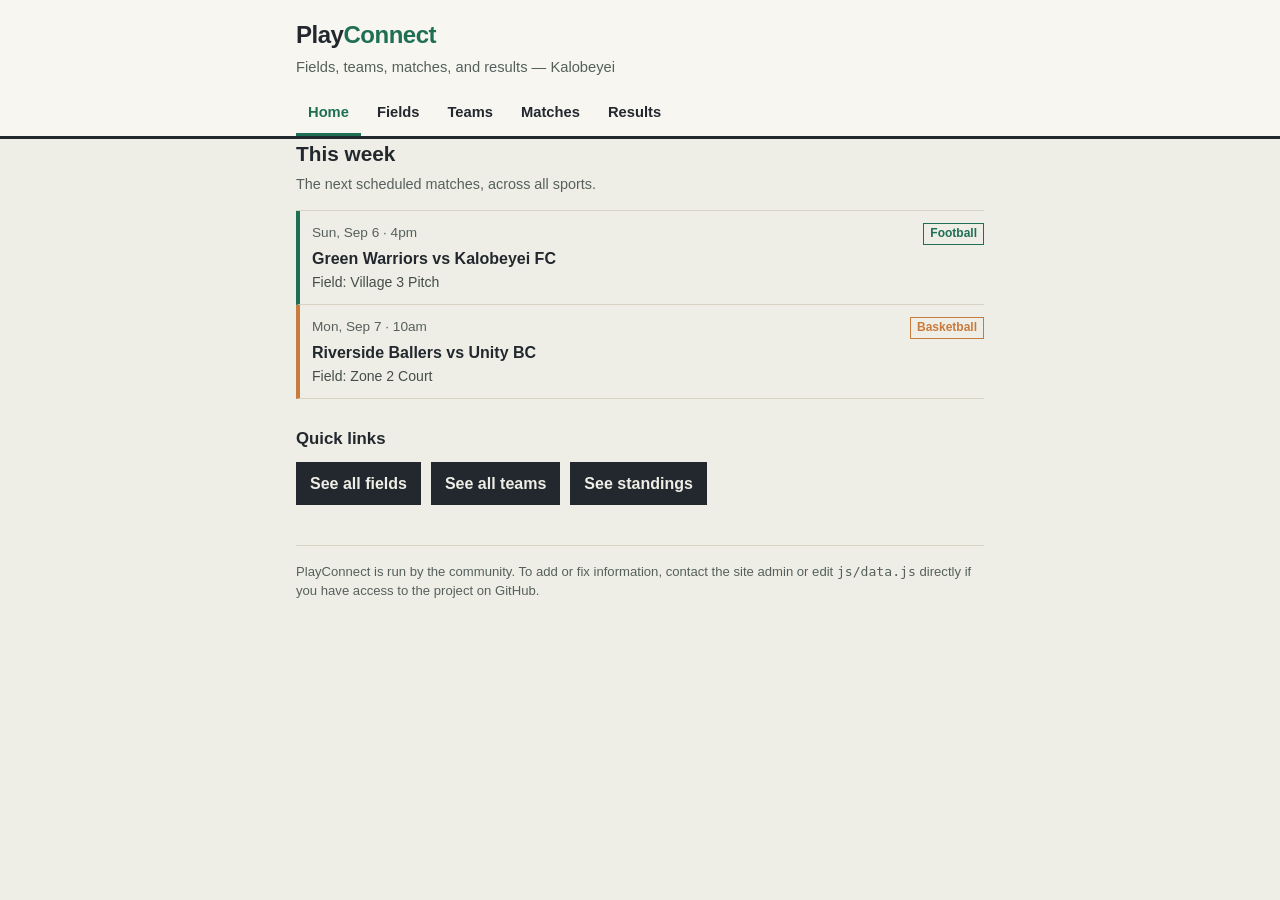
<file: index.html>
<!DOCTYPE html>
<html lang="en">
<head>
<meta charset="UTF-8">
<meta name="viewport" content="width=device-width, initial-scale=1">
<title>PlayConnect — Kalobeyei Sports</title>
<meta name="description" content="Fields, teams, matches, and results for sports in Kalobeyei.">
<link rel="stylesheet" href="style.css">
</head>
<body>
<header class="site">
  <div class="wrap">
    <p class="wordmark">Play<span>Connect</span></p>
    <p class="tagline">Fields, teams, matches, and results — Kalobeyei</p>
    <nav class="tabs">
      <a href="index.html" class="active">Home</a>
      <a href="fields.html">Fields</a>
      <a href="teams.html">Teams</a>
      <a href="matches.html">Matches</a>
      <a href="results.html">Results</a>
    </nav>
  </div>
</header>

<main class="wrap">
  <h1>This week</h1>
  <p class="section-note">The next scheduled matches, across all sports.</p>
  <ul class="sheet" id="upcoming-list"></ul>

  <h2>Quick links</h2>
  <div class="quicklinks">
    <a href="fields.html">See all fields</a>
    <a href="teams.html">See all teams</a>
    <a href="results.html">See standings</a>
  </div>

  <footer class="site">
    PlayConnect is run by the community. To add or fix information, contact the site admin or edit <code>js/data.js</code> directly if you have access to the project on GitHub.
  </footer>
</main>

<script src="data.js"></script>
<script src="app.js"></script>
<script>renderHome();</script>
</body>
</html>
</file>
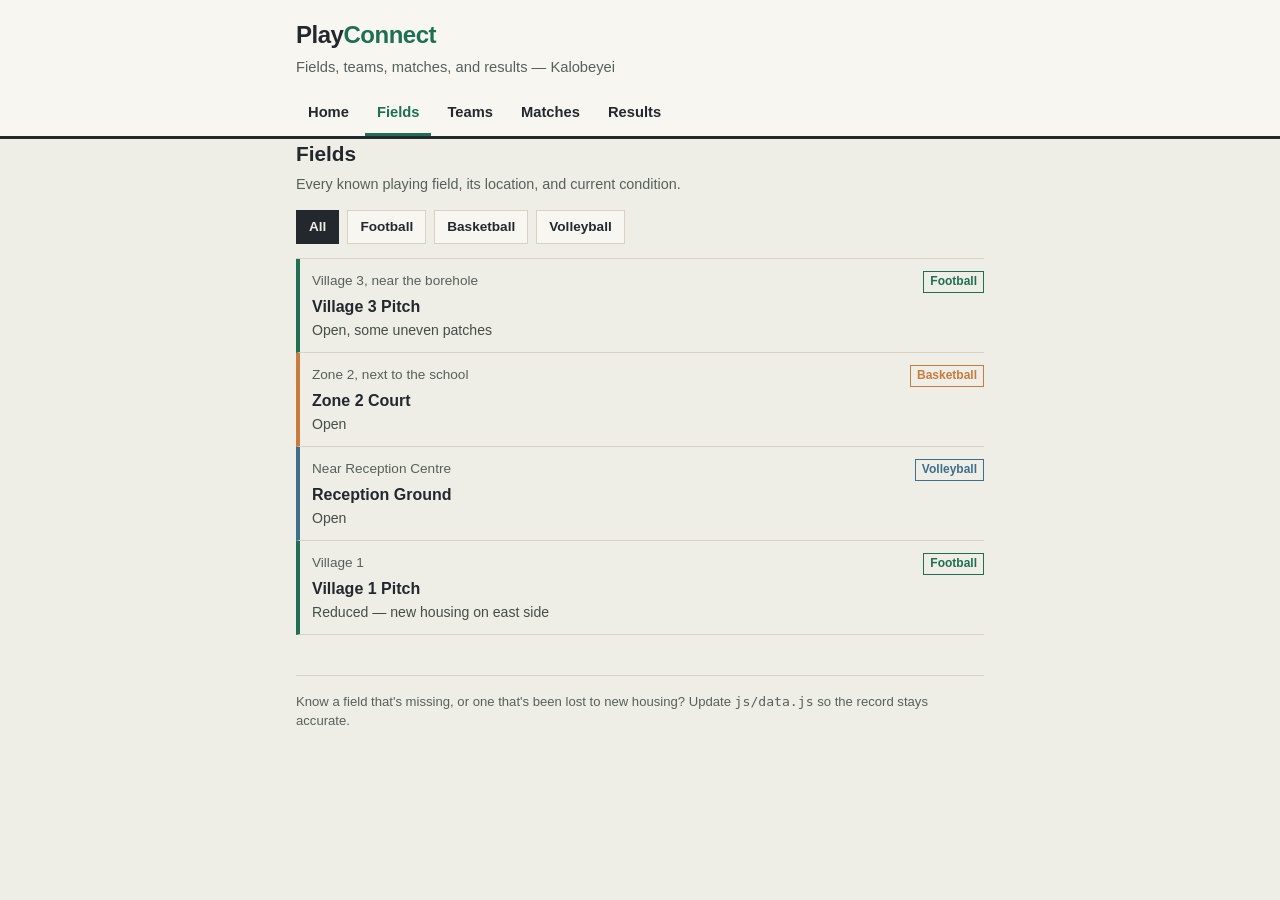
<file: fields.html>
<!DOCTYPE html>
<html lang="en">
<head>
<meta charset="UTF-8">
<meta name="viewport" content="width=device-width, initial-scale=1">
<title>Fields — PlayConnect</title>
<link rel="stylesheet" href="style.css">
</head>
<body>
<header class="site">
  <div class="wrap">
    <p class="wordmark">Play<span>Connect</span></p>
    <p class="tagline">Fields, teams, matches, and results — Kalobeyei</p>
    <nav class="tabs">
      <a href="index.html">Home</a>
      <a href="fields.html" class="active">Fields</a>
      <a href="teams.html">Teams</a>
      <a href="matches.html">Matches</a>
      <a href="results.html">Results</a>
    </nav>
  </div>
</header>

<main class="wrap">
  <h1>Fields</h1>
  <p class="section-note">Every known playing field, its location, and current condition.</p>
  <div class="filters" id="field-filters"></div>
  <ul class="sheet" id="fields-list"></ul>

  <footer class="site">
    Know a field that's missing, or one that's been lost to new housing? Update <code>js/data.js</code> so the record stays accurate.
  </footer>
</main>

<script src="data.js"></script>
<script src="app.js"></script>
<script>renderFields();</script>
</body>
</html>
</file>
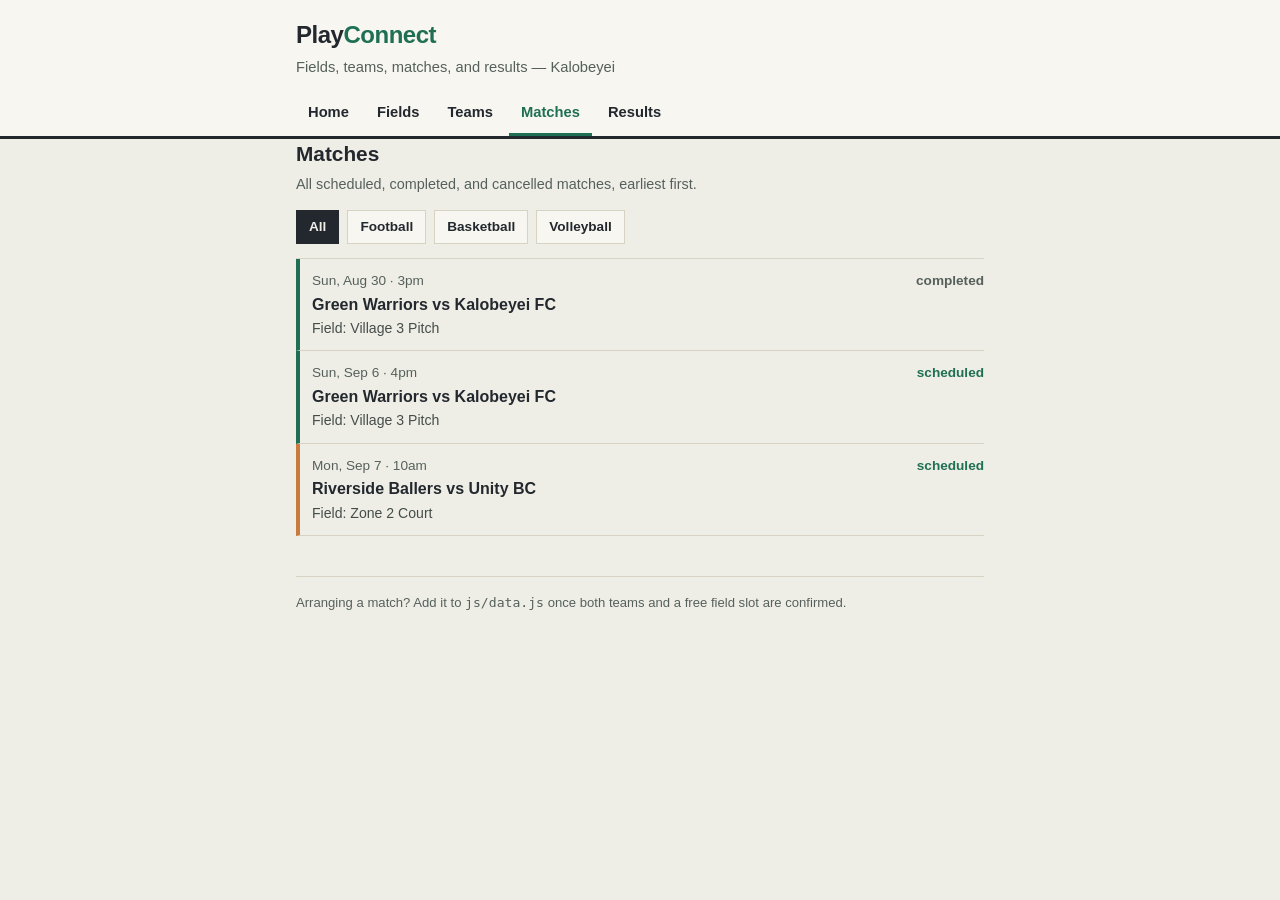
<file: matches.html>
<!DOCTYPE html>
<html lang="en">
<head>
<meta charset="UTF-8">
<meta name="viewport" content="width=device-width, initial-scale=1">
<title>Matches — PlayConnect</title>
<link rel="stylesheet" href="style.css">
</head>
<body>
<header class="site">
  <div class="wrap">
    <p class="wordmark">Play<span>Connect</span></p>
    <p class="tagline">Fields, teams, matches, and results — Kalobeyei</p>
    <nav class="tabs">
      <a href="index.html">Home</a>
      <a href="fields.html">Fields</a>
      <a href="teams.html">Teams</a>
      <a href="matches.html" class="active">Matches</a>
      <a href="results.html">Results</a>
    </nav>
  </div>
</header>

<main class="wrap">
  <h1>Matches</h1>
  <p class="section-note">All scheduled, completed, and cancelled matches, earliest first.</p>
  <div class="filters" id="match-filters"></div>
  <ul class="sheet" id="matches-list"></ul>

  <footer class="site">
    Arranging a match? Add it to <code>js/data.js</code> once both teams and a free field slot are confirmed.
  </footer>
</main>

<script src="data.js"></script>
<script src="app.js"></script>
<script>renderMatches();</script>
</body>
</html>
</file>
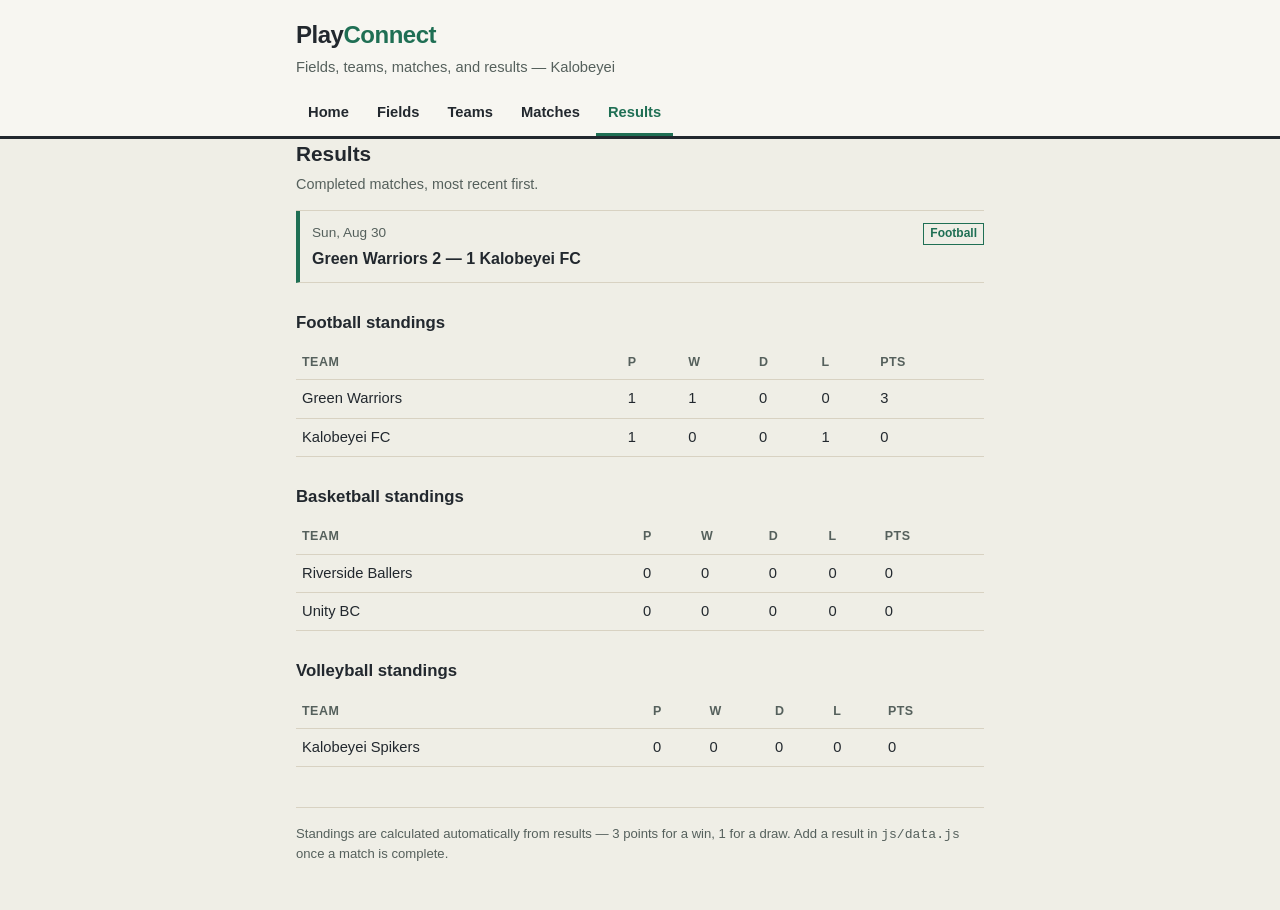
<file: results.html>
<!DOCTYPE html>
<html lang="en">
<head>
<meta charset="UTF-8">
<meta name="viewport" content="width=device-width, initial-scale=1">
<title>Results & Standings — PlayConnect</title>
<link rel="stylesheet" href="style.css">
</head>
<body>
<header class="site">
  <div class="wrap">
    <p class="wordmark">Play<span>Connect</span></p>
    <p class="tagline">Fields, teams, matches, and results — Kalobeyei</p>
    <nav class="tabs">
      <a href="index.html">Home</a>
      <a href="fields.html">Fields</a>
      <a href="teams.html">Teams</a>
      <a href="matches.html">Matches</a>
      <a href="results.html" class="active">Results</a>
    </nav>
  </div>
</header>

<main class="wrap">
  <h1>Results</h1>
  <p class="section-note">Completed matches, most recent first.</p>
  <ul class="sheet" id="results-list"></ul>

  <div id="standings-tables"></div>

  <footer class="site">
    Standings are calculated automatically from results — 3 points for a win, 1 for a draw. Add a result in <code>js/data.js</code> once a match is complete.
  </footer>
</main>

<script src="data.js"></script>
<script src="app.js"></script>
<script>renderResults();</script>
</body>
</html>
</file>
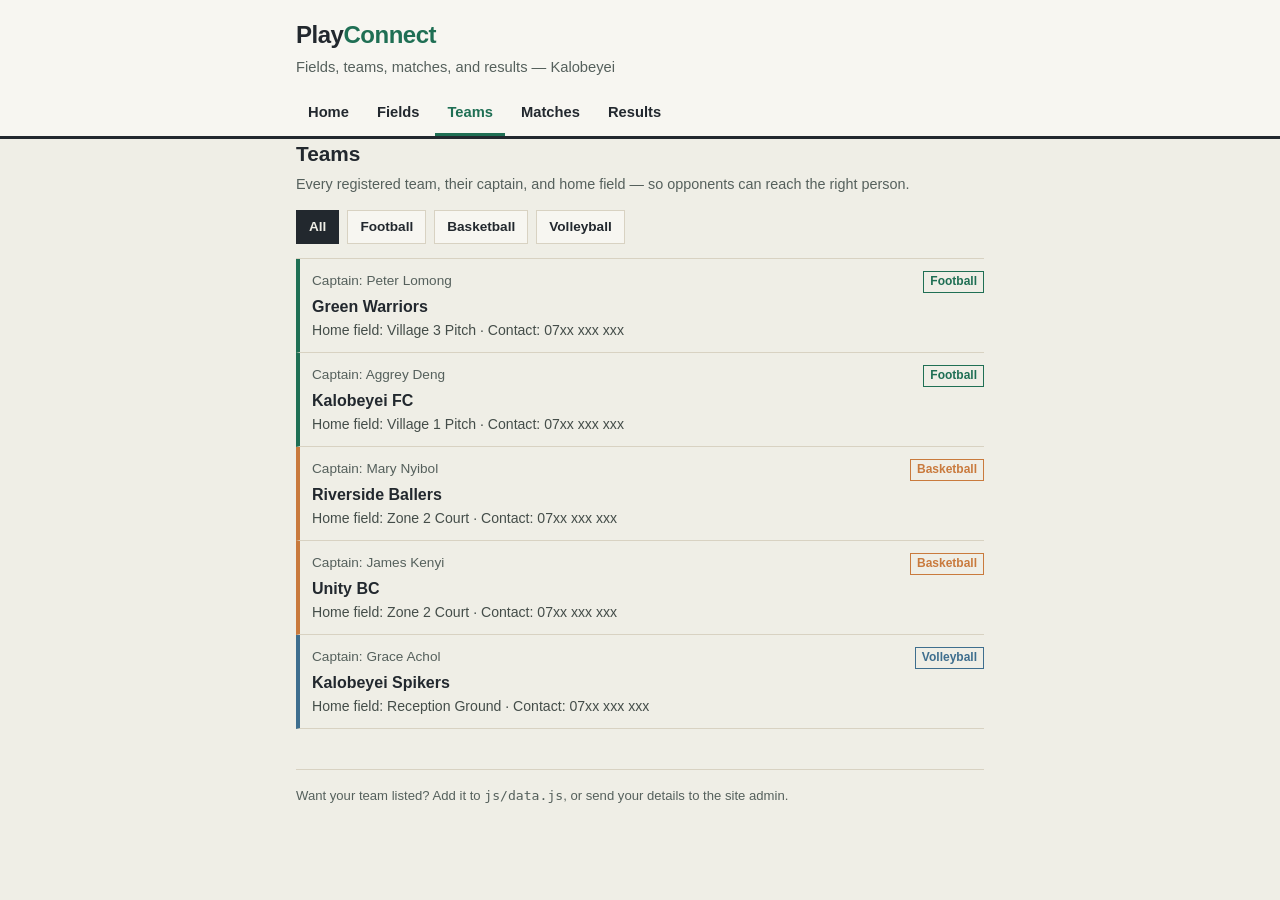
<file: teams.html>
<!DOCTYPE html>
<html lang="en">
<head>
<meta charset="UTF-8">
<meta name="viewport" content="width=device-width, initial-scale=1">
<title>Teams — PlayConnect</title>
<link rel="stylesheet" href="style.css">
</head>
<body>
<header class="site">
  <div class="wrap">
    <p class="wordmark">Play<span>Connect</span></p>
    <p class="tagline">Fields, teams, matches, and results — Kalobeyei</p>
    <nav class="tabs">
      <a href="index.html">Home</a>
      <a href="fields.html">Fields</a>
      <a href="teams.html" class="active">Teams</a>
      <a href="matches.html">Matches</a>
      <a href="results.html">Results</a>
    </nav>
  </div>
</header>

<main class="wrap">
  <h1>Teams</h1>
  <p class="section-note">Every registered team, their captain, and home field — so opponents can reach the right person.</p>
  <div class="filters" id="team-filters"></div>
  <ul class="sheet" id="teams-list"></ul>

  <footer class="site">
    Want your team listed? Add it to <code>js/data.js</code>, or send your details to the site admin.
  </footer>
</main>

<script src="data.js"></script>
<script src="app.js"></script>
<script>renderTeams();</script>
</body>
</html>
</file>
<file: style.css>
/* PlayConnect — shared styles
   Palette:
   --paper   #EFEEE6  sun-bleached background
   --ink     #22282E  charcoal text
   --pitch   #1F6F54  primary accent (football / CTAs)
   --clay    #C97A3D  secondary accent (basketball / alerts)
   --sky     #3E6E8E  tertiary accent (volleyball / info)
   --line    #D8D2C2  hairline borders
   Fonts: system stack only — no webfont downloads, matters on slow data.
*/

:root {
  --paper: #EFEEE6;
  --ink: #22282E;
  --pitch: #1F6F54;
  --clay: #C97A3D;
  --sky: #3E6E8E;
  --line: #D8D2C2;
  --paper-raised: #F7F6F1;
}

* { box-sizing: border-box; }

body {
  margin: 0;
  background: var(--paper);
  color: var(--ink);
  font-family: -apple-system, BlinkMacSystemFont, "Segoe UI", Roboto, Helvetica, Arial, sans-serif;
  line-height: 1.45;
}

a { color: var(--pitch); text-decoration: none; }
a:hover, a:focus { text-decoration: underline; }
a:focus-visible, button:focus-visible, input:focus-visible, select:focus-visible {
  outline: 2px solid var(--sky);
  outline-offset: 2px;
}

.wrap { max-width: 720px; margin: 0 auto; padding: 0 16px 48px; }

/* Header / nav */
header.site {
  border-bottom: 3px solid var(--ink);
  background: var(--paper-raised);
}
header.site .wrap { padding-top: 18px; padding-bottom: 0; }
.wordmark {
  font-size: 1.5rem;
  font-weight: 800;
  letter-spacing: -0.02em;
  margin: 0 0 4px;
}
.wordmark span { color: var(--pitch); }
.tagline { margin: 0 0 14px; font-size: 0.92rem; color: #55605c; }

nav.tabs { display: flex; gap: 4px; overflow-x: auto; }
nav.tabs a {
  display: block;
  padding: 10px 12px;
  font-size: 0.92rem;
  font-weight: 600;
  color: var(--ink);
  border-bottom: 3px solid transparent;
  white-space: nowrap;
}
nav.tabs a.active { color: var(--pitch); border-bottom-color: var(--pitch); }
nav.tabs a:hover { text-decoration: none; border-bottom-color: var(--line); }

main { padding-top: 20px; }

h1 { font-size: 1.3rem; margin: 0 0 4px; }
h2 { font-size: 1.05rem; margin: 28px 0 10px; }
.section-note { margin: 0 0 16px; color: #55605c; font-size: 0.9rem; }

/* Fixture-sheet style list (used for matches, fields, teams, results) */
ul.sheet { list-style: none; margin: 0; padding: 0; border-top: 1px solid var(--line); }
ul.sheet li {
  border-bottom: 1px solid var(--line);
  padding: 12px 0 12px 12px;
  border-left: 4px solid var(--line);
}
ul.sheet li.sport-football { border-left-color: var(--pitch); }
ul.sheet li.sport-basketball { border-left-color: var(--clay); }
ul.sheet li.sport-volleyball { border-left-color: var(--sky); }

.row-top { display: flex; justify-content: space-between; gap: 10px; font-size: 0.85rem; color: #55605c; }
.row-main { font-weight: 700; margin-top: 2px; }
.row-sub { font-size: 0.88rem; color: #444d49; margin-top: 2px; }
.tag {
  display: inline-block;
  font-size: 0.75rem;
  font-weight: 700;
  padding: 1px 6px;
  border: 1px solid currentColor;
}
.sport-football .tag { color: var(--pitch); }
.sport-basketball .tag { color: var(--clay); }
.sport-volleyball .tag { color: var(--sky); }

.status-cancelled { color: #a33; font-weight: 700; }
.status-scheduled { color: var(--pitch); font-weight: 700; }
.status-completed { color: #55605c; font-weight: 700; }

/* Filter bar */
.filters { display: flex; gap: 8px; flex-wrap: wrap; margin-bottom: 14px; }
.filters button {
  font: inherit;
  font-size: 0.85rem;
  font-weight: 600;
  padding: 6px 12px;
  background: var(--paper-raised);
  border: 1px solid var(--line);
  color: var(--ink);
  cursor: pointer;
}
.filters button.active { background: var(--ink); color: var(--paper); border-color: var(--ink); }

/* Quick links / home */
.quicklinks { display: flex; flex-wrap: wrap; gap: 10px; margin-top: 10px; }
.quicklinks a {
  font-weight: 700;
  padding: 10px 14px;
  background: var(--ink);
  color: var(--paper);
  text-decoration: none;
}
.quicklinks a:hover { background: var(--pitch); }

/* Standings table */
table.standings { width: 100%; border-collapse: collapse; font-size: 0.92rem; }
table.standings th, table.standings td {
  text-align: left;
  padding: 8px 6px;
  border-bottom: 1px solid var(--line);
}
table.standings th { font-size: 0.78rem; text-transform: uppercase; letter-spacing: 0.04em; color: #55605c; }

.empty {
  padding: 18px 12px;
  border: 1px dashed var(--line);
  color: #55605c;
  font-size: 0.92rem;
}

footer.site {
  margin-top: 40px;
  padding-top: 16px;
  border-top: 1px solid var(--line);
  font-size: 0.82rem;
  color: #55605c;
}
</file>
